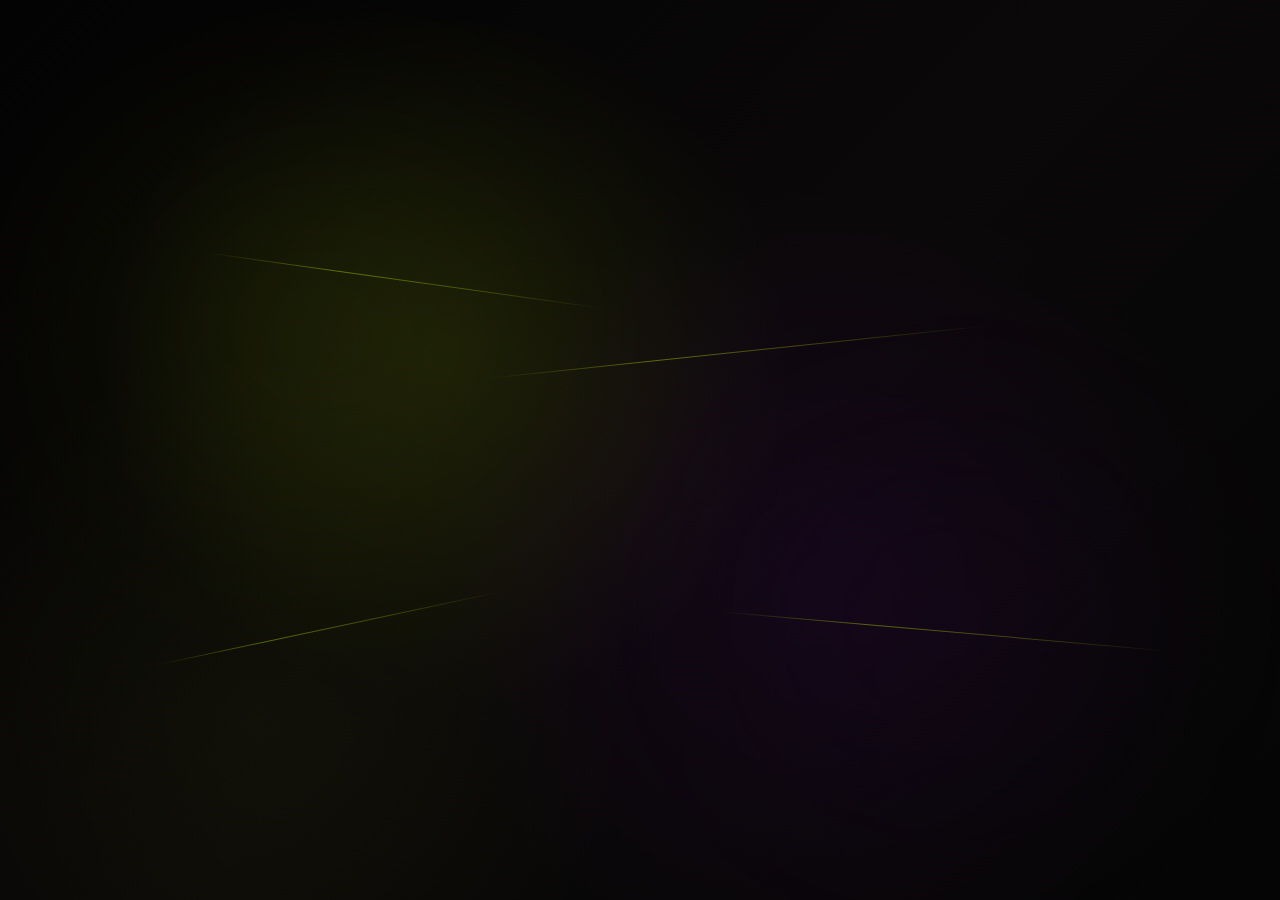
<file: experiments/matrix/index.html>
<!doctype html>
<html lang="en">
<head>
  <meta charset="utf-8" />
  <meta name="viewport" content="width=device-width, initial-scale=1" />
  <title>Studio Avelin — Morph Grid</title>

  <style>
    :root {
      --sa-bg: #050505;
      --sa-bg-2: #0a0808;
      --sa-lime: #C7F000;
      --sa-lime-soft: rgba(199, 240, 0, 0.12);
      --sa-purple: #2B073C;
      --sa-white: #F2F2F2;
      --sa-font: "Poppins", "Inter", system-ui, -apple-system, BlinkMacSystemFont, "Segoe UI", sans-serif;
    }

    * {
      box-sizing: border-box;
    }

    html,
    body {
      width: 100%;
      height: 100%;
      margin: 0;
      overflow: hidden;
      background: var(--sa-bg);
      color: var(--sa-lime);
      font-family: var(--sa-font);
    }

    body {
      min-height: 100svh;
    }

    .sa-stage {
      position: relative;
      width: 100vw;
      height: 100svh;
      overflow: hidden;
      isolation: isolate;
      display: grid;
      place-items: center;
      background:
        radial-gradient(circle at 35% 40%, rgba(199, 240, 0, 0.08) 0%, transparent 35%),
        radial-gradient(circle at 65% 65%, rgba(43, 7, 60, 0.35) 0%, transparent 40%),
        radial-gradient(circle at 20% 80%, rgba(199, 240, 0, 0.04) 0%, transparent 30%),
        linear-gradient(135deg, #030303 0%, var(--sa-bg-2) 50%, #050505 100%);
    }

    /* ============ Header / Brand ============ */
    .sa-header {
      position: absolute;
      top: clamp(20px, 3vw, 48px);
      left: clamp(20px, 3vw, 48px);
      z-index: 20;
      color: var(--sa-lime);
      font-size: clamp(0.75rem, 1vw, 0.95rem);
      font-weight: 400;
      letter-spacing: 0.05em;
      text-decoration: none;
      opacity: 0;
      transform: translateY(-12px);
      animation: morphFadeIn 900ms cubic-bezier(0.16, 1, 0.3, 1) forwards 400ms;
    }

    /* ============ Main Content Area ============ */
    .sa-content {
      position: relative;
      z-index: 15;
      display: grid;
      place-items: center;
      width: min(95vw, 1400px);
      height: auto;
      pointer-events: none;
    }

    /* ============ Word Display ============ */
    .sa-word-container {
      position: relative;
      display: flex;
      align-items: center;
      justify-content: center;
      min-height: 200px;
      opacity: 0;
      transform: scale(0.92);
      animation: morphContentIn 1000ms cubic-bezier(0.16, 1, 0.3, 1) forwards 500ms;
    }

    .sa-word-background {
      position: absolute;
      width: clamp(300px, 60vw, 800px);
      height: clamp(150px, 30vh, 400px);
      border-radius: 50%;
      background: radial-gradient(
        ellipse at center,
        rgba(199, 240, 0, 0.15) 0%,
        rgba(199, 240, 0, 0.08) 30%,
        transparent 70%
      );
      filter: blur(80px);
      animation: morphGlowPulse 4s ease-in-out infinite;
    }

    @keyframes morphGlowPulse {
      0%, 100% {
        transform: scale(0.95);
        opacity: 0.7;
      }
      50% {
        transform: scale(1.08);
        opacity: 1;
      }
    }

    .sa-word {
      position: relative;
      z-index: 2;
      margin: 0;
      color: var(--sa-lime);
      font-size: clamp(3.5rem, 12vw, 14rem);
      font-weight: 300;
      line-height: 1;
      letter-spacing: -0.05em;
      text-align: center;
      text-transform: lowercase;
      text-shadow:
        0 0 20px rgba(199, 240, 0, 0.4),
        0 0 60px rgba(199, 240, 0, 0.2),
        0 0 120px rgba(199, 240, 0, 0.1);
      will-change: transform, opacity, filter;
    }

    .sa-word.is-out {
      animation: morphWordOut 500ms cubic-bezier(0.4, 0, 0.6, 1) forwards;
    }

    .sa-word.is-in {
      animation: morphWordIn 600ms cubic-bezier(0.16, 1, 0.3, 1) forwards;
    }

    @keyframes morphWordOut {
      0% {
        opacity: 1;
        transform: scale(1) translateY(0);
        filter: blur(0);
      }
      100% {
        opacity: 0;
        transform: scale(0.8) translateY(-30px);
        filter: blur(20px);
      }
    }

    @keyframes morphWordIn {
      0% {
        opacity: 0;
        transform: scale(0.8) translateY(30px);
        filter: blur(20px);
      }
      100% {
        opacity: 1;
        transform: scale(1) translateY(0);
        filter: blur(0);
      }
    }

    /* ============ Footer / Meta ============ */
    .sa-footer {
      position: absolute;
      bottom: clamp(20px, 3vw, 48px);
      right: clamp(20px, 3vw, 48px);
      z-index: 20;
      text-align: right;
      font-size: clamp(0.65rem, 0.9vw, 0.85rem);
      line-height: 1.6;
      letter-spacing: 0.04em;
      text-transform: lowercase;
      color: rgba(242, 242, 242, 0.5);
      opacity: 0;
      transform: translateY(12px);
      animation: morphFadeIn 900ms cubic-bezier(0.16, 1, 0.3, 1) forwards 600ms;
    }

    .sa-footer-label {
      color: var(--sa-lime);
      font-weight: 500;
    }

    /* ============ Background Grid System ============ */
    .sa-background {
      position: absolute;
      inset: 0;
      z-index: 1;
      pointer-events: none;
      overflow: hidden;
    }

    .sa-grid-cards {
      position: absolute;
      inset: -10%;
      opacity: 0;
      animation: morphGridFadeIn 1200ms cubic-bezier(0.16, 1, 0.3, 1) forwards 300ms;
    }

    .sa-card {
      position: absolute;
      border: 1px solid rgba(199, 240, 0, 0.18);
      border-radius: clamp(12px, 2vw, 28px);
      background: radial-gradient(
        circle at 20% 20%,
        rgba(199, 240, 0, 0.08),
        rgba(199, 240, 0, 0.02) 40%,
        transparent 100%
      );
      backdrop-filter: blur(1px);
      animation: morphFloat var(--duration) ease-in-out infinite;
      animation-delay: var(--delay);
    }

    .sa-card::before {
      content: "";
      position: absolute;
      width: 4px;
      height: 4px;
      border-radius: 50%;
      background: var(--sa-lime);
      opacity: 0.6;
      box-shadow: 0 0 12px rgba(199, 240, 0, 0.5);
      top: clamp(8px, 1.2vw, 14px);
      left: clamp(8px, 1.2vw, 14px);
      animation: morphDotPulse 2.5s ease-in-out infinite;
      animation-delay: var(--dot-delay);
    }

    .sa-card--1 {
      width: 28vw;
      height: 32vh;
      left: 4%;
      top: 12%;
      --duration: 8s;
      --delay: 0s;
      --dot-delay: 0.3s;
    }

    .sa-card--2 {
      width: 22vw;
      height: 26vh;
      right: 5%;
      top: 18%;
      --duration: 9s;
      --delay: -1.2s;
      --dot-delay: 0.6s;
    }

    .sa-card--3 {
      width: 35vw;
      height: 24vh;
      right: 8%;
      bottom: 14%;
      --duration: 7.5s;
      --delay: -2.4s;
      --dot-delay: 1s;
    }

    .sa-card--4 {
      width: 24vw;
      height: 28vh;
      left: 6%;
      bottom: 10%;
      --duration: 10s;
      --delay: -1.6s;
      --dot-delay: 0.2s;
    }

    .sa-card--5 {
      width: 18vw;
      height: 20vh;
      left: 45%;
      top: 6%;
      border-color: rgba(199, 240, 0, 0.12);
      --duration: 7s;
      --delay: -2.8s;
      --dot-delay: 1.2s;
    }

    @keyframes morphFloat {
      0%, 100% {
        transform: translate3d(0, 0, 0) rotate(-0.8deg);
      }
      50% {
        transform: translate3d(var(--tx, 1.2vw), var(--ty, 1.5vh), 0) rotate(0.8deg);
      }
    }

    @keyframes morphDotPulse {
      0%, 100% {
        transform: scale(1);
        opacity: 0.6;
      }
      50% {
        transform: scale(1.4);
        opacity: 1;
      }
    }

    /* ============ Connecting Lines ============ */
    .sa-lines {
      position: absolute;
      inset: 0;
      z-index: 2;
      pointer-events: none;
    }

    .sa-line {
      position: absolute;
      height: 1px;
      background: linear-gradient(
        90deg,
        transparent,
        rgba(199, 240, 0, 0.4),
        rgba(199, 240, 0, 0.25),
        transparent
      );
      animation: morphLineDraw var(--speed) ease-in-out infinite;
      animation-delay: var(--delay);
      transform-origin: left center;
    }

    .sa-line--1 {
      width: 32vw;
      left: 16%;
      top: 28%;
      transform: rotate(8deg);
      --speed: 6s;
      --delay: 0s;
    }

    .sa-line--2 {
      width: 40vw;
      left: 38%;
      top: 42%;
      transform: rotate(-6deg);
      --speed: 7.5s;
      --delay: -1.8s;
    }

    .sa-line--3 {
      width: 28vw;
      left: 12%;
      bottom: 26%;
      transform: rotate(-12deg);
      --speed: 6.8s;
      --delay: -2.6s;
    }

    .sa-line--4 {
      width: 36vw;
      right: 8%;
      bottom: 32%;
      transform: rotate(5deg);
      --speed: 8s;
      --delay: -3.4s;
    }

    @keyframes morphLineDraw {
      0% {
        opacity: 0.15;
        clip-path: inset(0 100% 0 0);
      }
      30% {
        opacity: 0.6;
      }
      70% {
        opacity: 0.6;
      }
      100% {
        opacity: 0.15;
        clip-path: inset(0 0 0 100%);
      }
    }

    /* ============ Ambient Dot Field ============ */
    .sa-dot-field {
      position: absolute;
      inset: 0;
      z-index: 3;
      pointer-events: none;
      background-image: radial-gradient(circle, rgba(199, 240, 0, 0.35) 0 0.5px, transparent 0.5px);
      background-size: 64px 64px;
      mask-image: radial-gradient(circle at center, transparent 0 15%, black 40%, transparent 85%);
      opacity: 0.16;
      animation: morphDotDrift 20s linear infinite;
    }

    @keyframes morphDotDrift {
      to {
        background-position: 128px 128px;
      }
    }

    /* ============ Accent Glow Areas ============ */
    .sa-glow-area {
      position: absolute;
      border-radius: 999px;
      filter: blur(120px);
      pointer-events: none;
      opacity: 0.08;
    }

    .sa-glow--primary {
      width: 400px;
      height: 300px;
      background: var(--sa-lime);
      top: 20%;
      left: 10%;
      animation: morphGlowShift 10s ease-in-out infinite;
    }

    .sa-glow--secondary {
      width: 350px;
      height: 280px;
      background: var(--sa-purple);
      bottom: 15%;
      right: 12%;
      animation: morphGlowShift 12s ease-in-out infinite reverse;
      animation-delay: -2s;
    }

    @keyframes morphGlowShift {
      0%, 100% {
        transform: translate(0, 0);
      }
      50% {
        transform: translate(40px, 50px);
      }
    }

    /* ============ Intro Overlay ============ */
    .sa-intro {
      position: fixed;
      inset: 0;
      z-index: 40;
      pointer-events: none;
      background: #050505;
      animation: morphIntroOut 1000ms cubic-bezier(0.16, 1, 0.3, 1) forwards 300ms;
    }

    @keyframes morphIntroOut {
      0% {
        opacity: 1;
        clip-path: inset(0);
      }
      100% {
        opacity: 0;
        clip-path: inset(0 0 100% 0);
      }
    }

    /* ============ Responsive ============ */
    @media (max-width: 900px) {
      .sa-card--1 {
        width: 48vw;
        height: 24vh;
        left: -8%;
      }
      .sa-card--2 {
        width: 38vw;
        height: 20vh;
        right: -6%;
      }
      .sa-card--3 {
        width: 52vw;
        height: 18vh;
        right: -12%;
      }
      .sa-card--4 {
        width: 42vw;
        height: 20vh;
        left: -10%;
      }
      .sa-card--5 {
        display: none;
      }
    }

    @media (max-width: 600px) {
      .sa-word {
        font-size: clamp(2.5rem, 10vw, 5rem);
      }

      .sa-footer {
        display: none;
      }

      .sa-card--1,
      .sa-card--2,
      .sa-card--3,
      .sa-card--4 {
        opacity: 0.4;
        border-color: rgba(199, 240, 0, 0.08);
      }

      .sa-line {
        opacity: 0.1 !important;
      }

      .sa-dot-field {
        display: none;
      }
    }

    /* ============ Reduced Motion ============ */
    @media (prefers-reduced-motion: reduce) {
      *,
      *::before,
      *::after {
        animation: none !important;
        transition: none !important;
      }

      .sa-intro {
        display: none;
      }

      .sa-header,
      .sa-content,
      .sa-footer,
      .sa-grid-cards {
        opacity: 1;
        transform: none;
      }
    }
  </style>
</head>

<body>
  <div class="sa-intro" aria-hidden="true"></div>

  <main class="sa-stage" aria-label="Studio Avelin Morph Grid Experiment">
    <!-- Header -->
    <a href="https://studio-avelin.com" class="sa-header" aria-label="studio-avelin.com">studio-avelin.com</a>

    <!-- Background Elements -->
    <div class="sa-background">
      <div class="sa-glow-area sa-glow--primary" aria-hidden="true"></div>
      <div class="sa-glow-area sa-glow--secondary" aria-hidden="true"></div>

      <div class="sa-grid-cards" aria-hidden="true">
        <div class="sa-card sa-card--1"></div>
        <div class="sa-card sa-card--2"></div>
        <div class="sa-card sa-card--3"></div>
        <div class="sa-card sa-card--4"></div>
        <div class="sa-card sa-card--5"></div>
      </div>

      <div class="sa-lines" aria-hidden="true">
        <div class="sa-line sa-line--1"></div>
        <div class="sa-line sa-line--2"></div>
        <div class="sa-line sa-line--3"></div>
        <div class="sa-line sa-line--4"></div>
      </div>

      <div class="sa-dot-field" aria-hidden="true"></div>
    </div>

    <!-- Main Content -->
    <div class="sa-content">
      <div class="sa-word-container">
        <div class="sa-word-background" aria-hidden="true"></div>
        <h1 id="morphWord" class="sa-word" data-word="design." aria-live="polite">design.</h1>
      </div>
    </div>

    <!-- Footer -->
    <div class="sa-footer">
      <div><span class="sa-footer-label">experiment</span> / morph grid</div>
    </div>
  </main>

  <script>
    (() => {
      const word = document.getElementById("morphWord");
      const words = ["design.", "code.", "create."];
      let index = 0;
      const reducedMotion = window.matchMedia("(prefers-reduced-motion: reduce)").matches;

      function rotateWord() {
        word.classList.add("is-out");

        window.setTimeout(() => {
          index = (index + 1) % words.length;
          word.textContent = words[index];
          word.dataset.word = words[index];
          word.classList.remove("is-out");
          word.classList.add("is-in");
        }, 500);

        window.setTimeout(() => {
          word.classList.remove("is-in");
        }, 1100);
      }

      if (!reducedMotion) {
        window.setInterval(rotateWord, 3000);
      }
    })();
  </script>
</body>
</html>
</file>
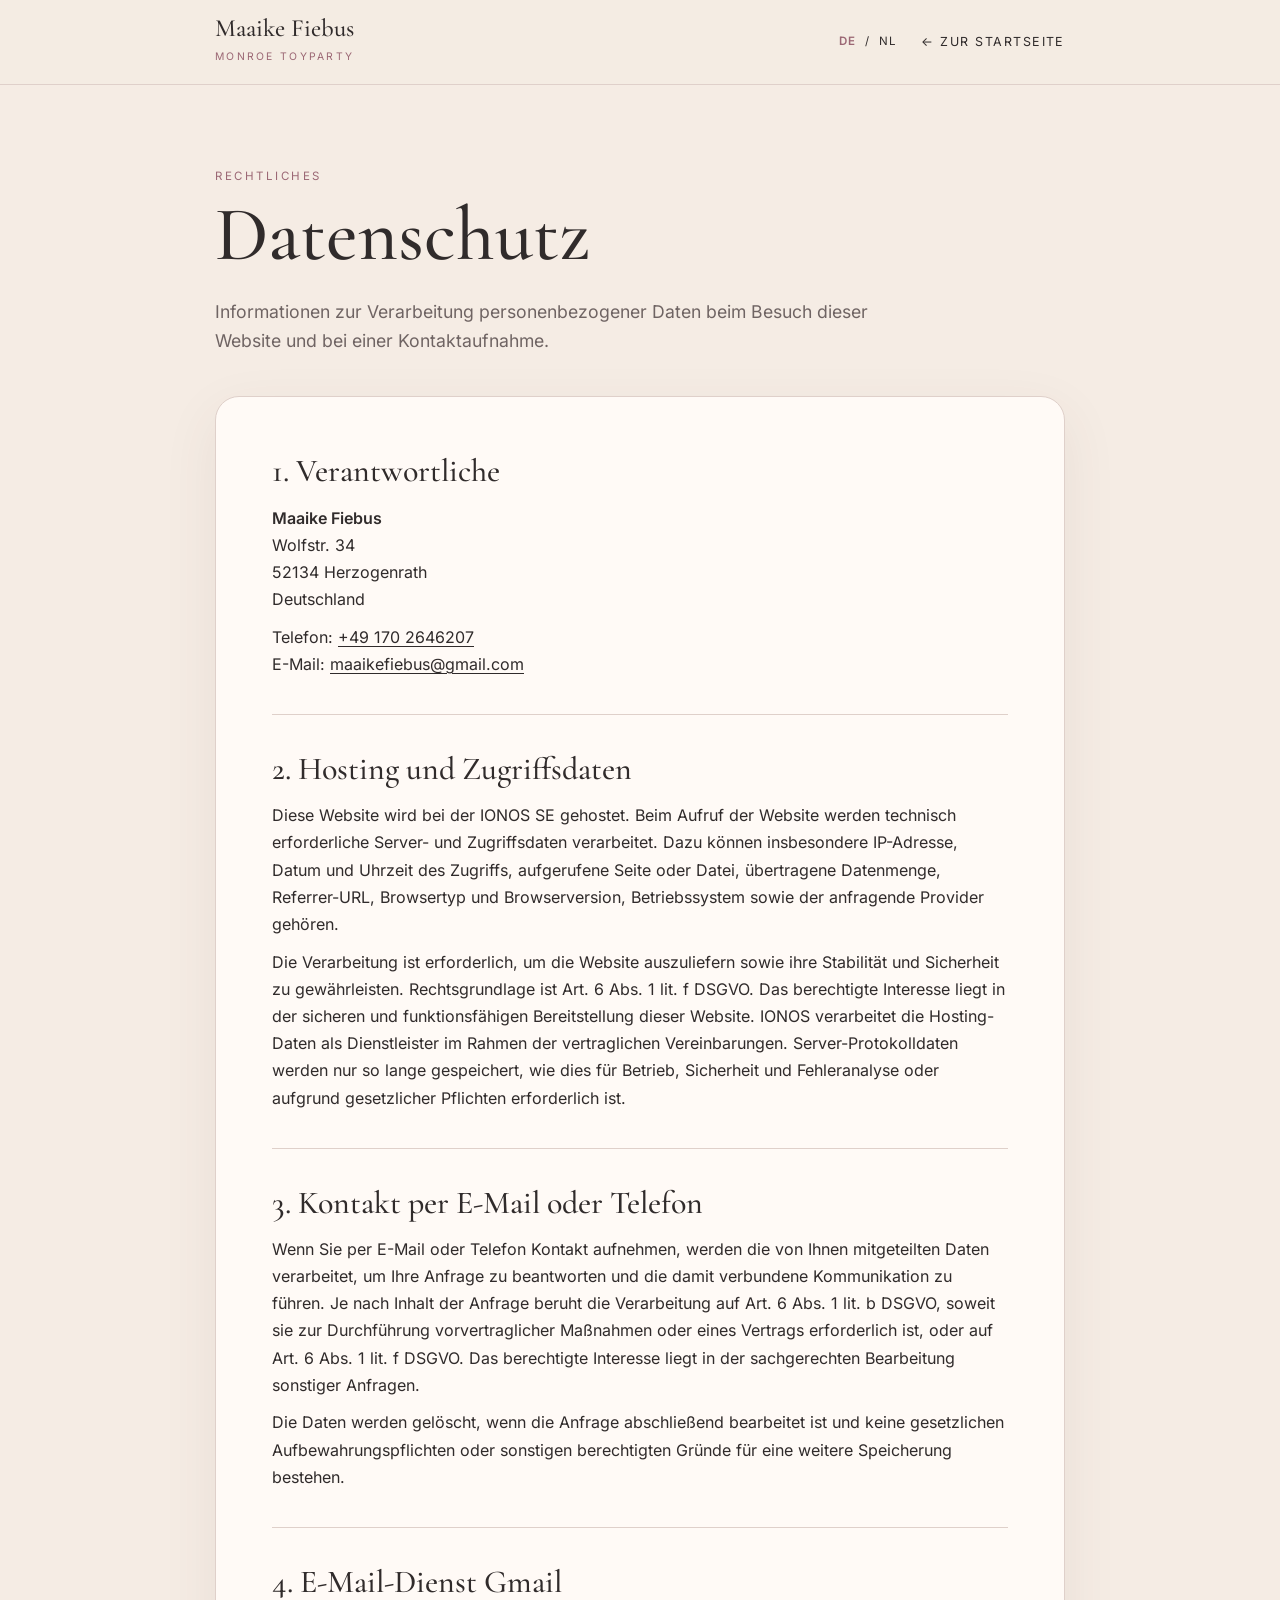
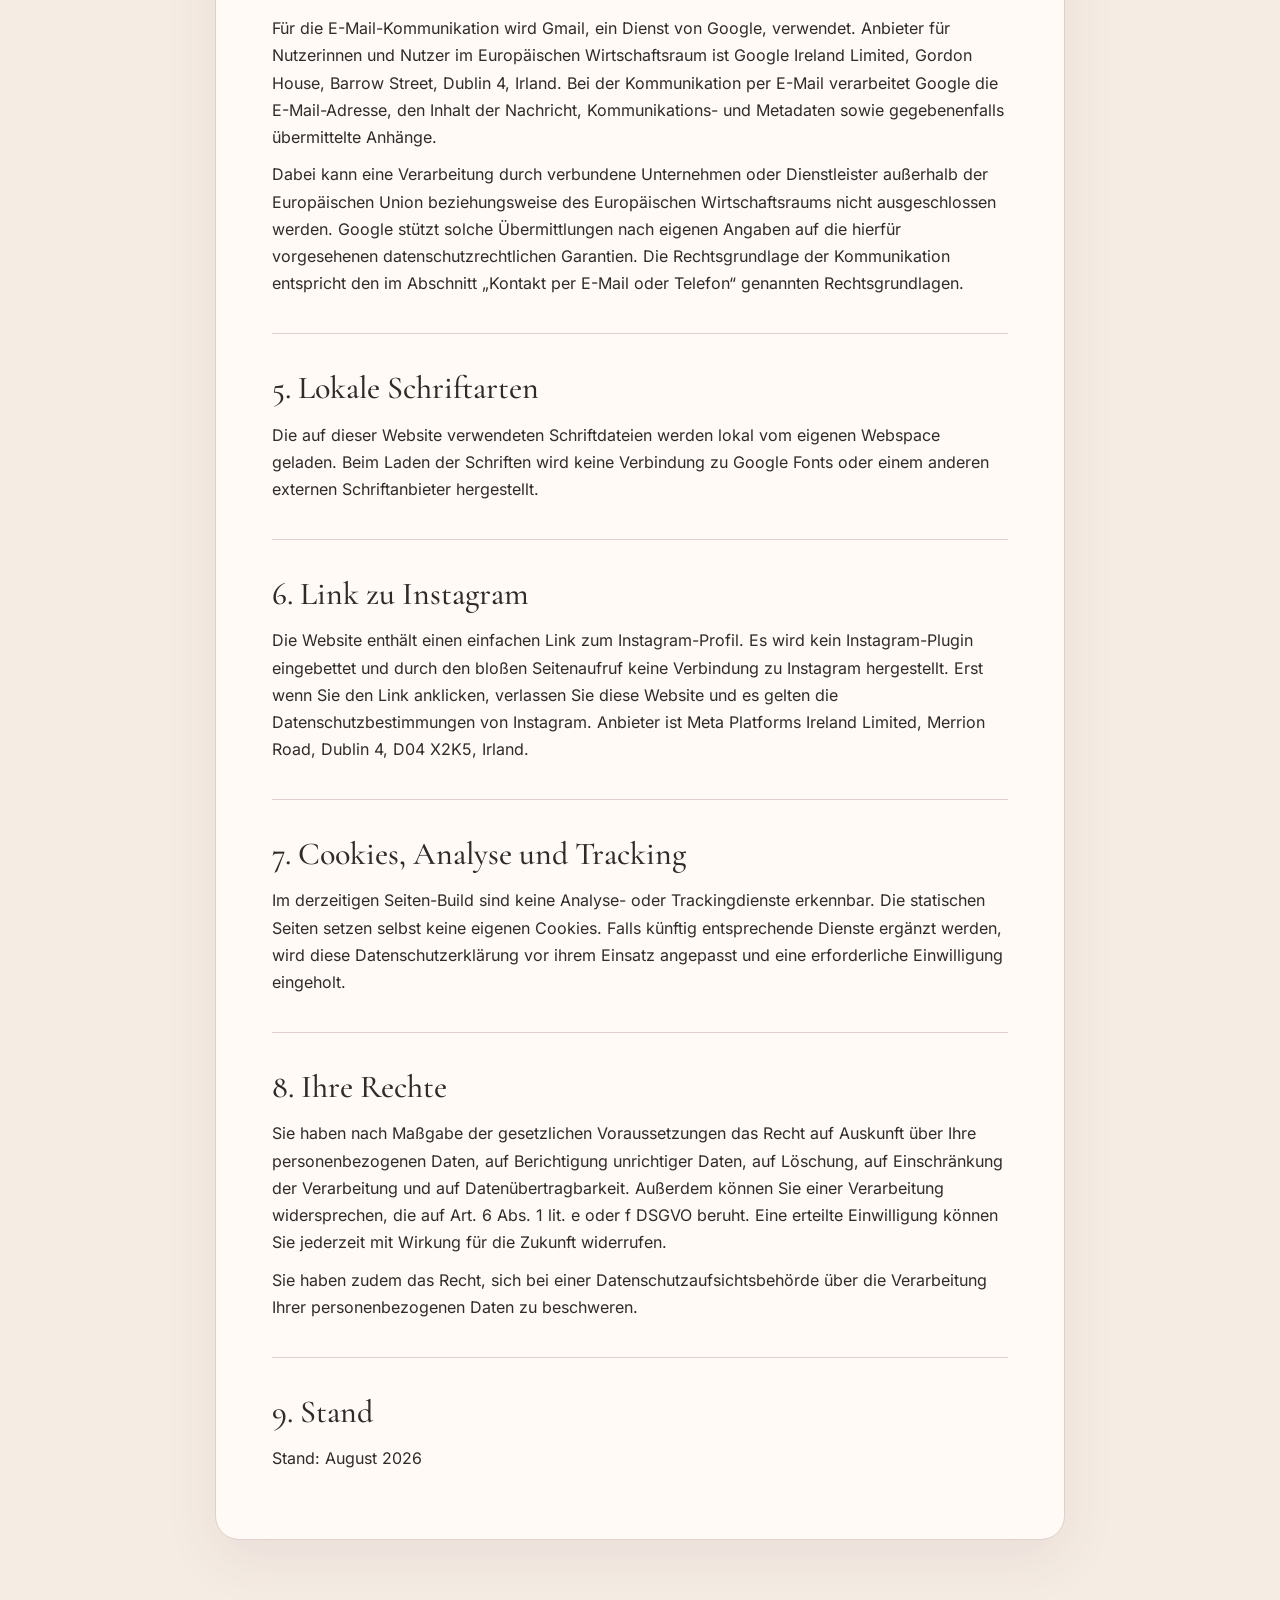
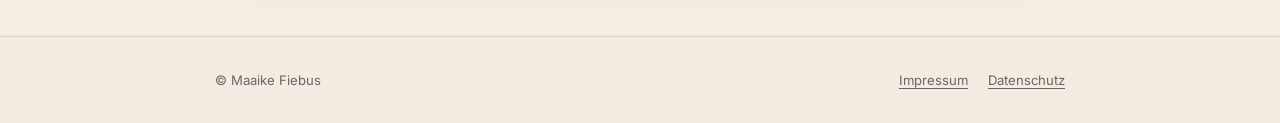
<file: maaike-fiebus/datenschutz/index.html>
<!doctype html>
<html lang="de">
<head>
  <meta charset="UTF-8">
  <meta name="viewport" content="width=device-width, initial-scale=1">
  <meta name="robots" content="index,follow">
  <title>Datenschutz – Maaike Fiebus</title>
  <meta name="description" content="Datenschutzerklärung der Website von Maaike Fiebus.">
  <link rel="canonical" href="https://www.studio-avelin.com/maaike-fiebus/datenschutz/">
  <link rel="alternate" hreflang="de" href="https://www.studio-avelin.com/maaike-fiebus/datenschutz/">
  <link rel="alternate" hreflang="nl" href="https://www.studio-avelin.com/maaike-fiebus/nl/privacy/">
  <link rel="stylesheet" href="/maaike-fiebus/assets/fonts.css?v=1">
  <link rel="stylesheet" href="/maaike-fiebus/assets/legal.css">
</head>
<body>
  <header class="site-header"><div class="header-inner">
    <a class="brand" href="/maaike-fiebus/" aria-label="Maaike Fiebus – Startseite"><strong>Maaike Fiebus</strong><span>MONROE Toyparty</span></a>
    <nav class="language-links" aria-label="Sprache"><a aria-current="page" href="/maaike-fiebus/datenschutz/" lang="de">DE</a><span aria-hidden="true">/</span><a href="/maaike-fiebus/nl/privacy/" lang="nl">NL</a></nav>
    <a class="back" href="/maaike-fiebus/">← Zur Startseite</a>
  </div></header>
  <main>
    <p class="eyebrow">Rechtliches</p>
    <h1>Datenschutz</h1>
    <p class="intro">Informationen zur Verarbeitung personenbezogener Daten beim Besuch dieser Website und bei einer Kontaktaufnahme.</p>
    <div class="legal-card">
      <section>
        <h2>1. Verantwortliche</h2>
        <address><strong>Maaike Fiebus</strong><br>Wolfstr. 34<br>52134 Herzogenrath<br>Deutschland</address>
        <p>Telefon: <a href="tel:+491702646207">+49 170 2646207</a><br>E-Mail: <a href="mailto:maaikefiebus@gmail.com">maaikefiebus@gmail.com</a></p>
      </section>
      <section>
        <h2>2. Hosting und Zugriffsdaten</h2>
        <p>Diese Website wird bei der IONOS SE gehostet. Beim Aufruf der Website werden technisch erforderliche Server- und Zugriffsdaten verarbeitet. Dazu können insbesondere IP-Adresse, Datum und Uhrzeit des Zugriffs, aufgerufene Seite oder Datei, übertragene Datenmenge, Referrer-URL, Browsertyp und Browserversion, Betriebssystem sowie der anfragende Provider gehören.</p>
        <p>Die Verarbeitung ist erforderlich, um die Website auszuliefern sowie ihre Stabilität und Sicherheit zu gewährleisten. Rechtsgrundlage ist Art. 6 Abs. 1 lit. f DSGVO. Das berechtigte Interesse liegt in der sicheren und funktionsfähigen Bereitstellung dieser Website. IONOS verarbeitet die Hosting-Daten als Dienstleister im Rahmen der vertraglichen Vereinbarungen. Server-Protokolldaten werden nur so lange gespeichert, wie dies für Betrieb, Sicherheit und Fehleranalyse oder aufgrund gesetzlicher Pflichten erforderlich ist.</p>
      </section>
      <section>
        <h2>3. Kontakt per E-Mail oder Telefon</h2>
        <p>Wenn Sie per E-Mail oder Telefon Kontakt aufnehmen, werden die von Ihnen mitgeteilten Daten verarbeitet, um Ihre Anfrage zu beantworten und die damit verbundene Kommunikation zu führen. Je nach Inhalt der Anfrage beruht die Verarbeitung auf Art. 6 Abs. 1 lit. b DSGVO, soweit sie zur Durchführung vorvertraglicher Maßnahmen oder eines Vertrags erforderlich ist, oder auf Art. 6 Abs. 1 lit. f DSGVO. Das berechtigte Interesse liegt in der sachgerechten Bearbeitung sonstiger Anfragen.</p>
        <p>Die Daten werden gelöscht, wenn die Anfrage abschließend bearbeitet ist und keine gesetzlichen Aufbewahrungspflichten oder sonstigen berechtigten Gründe für eine weitere Speicherung bestehen.</p>
      </section>
      <section>
        <h2>4. E-Mail-Dienst Gmail</h2>
        <p>Für die E-Mail-Kommunikation wird Gmail, ein Dienst von Google, verwendet. Anbieter für Nutzerinnen und Nutzer im Europäischen Wirtschaftsraum ist Google Ireland Limited, Gordon House, Barrow Street, Dublin 4, Irland. Bei der Kommunikation per E-Mail verarbeitet Google die E-Mail-Adresse, den Inhalt der Nachricht, Kommunikations- und Metadaten sowie gegebenenfalls übermittelte Anhänge.</p>
        <p>Dabei kann eine Verarbeitung durch verbundene Unternehmen oder Dienstleister außerhalb der Europäischen Union beziehungsweise des Europäischen Wirtschaftsraums nicht ausgeschlossen werden. Google stützt solche Übermittlungen nach eigenen Angaben auf die hierfür vorgesehenen datenschutzrechtlichen Garantien. Die Rechtsgrundlage der Kommunikation entspricht den im Abschnitt „Kontakt per E-Mail oder Telefon“ genannten Rechtsgrundlagen.</p>
      </section>
      <section>
        <h2>5. Lokale Schriftarten</h2>
        <p>Die auf dieser Website verwendeten Schriftdateien werden lokal vom eigenen Webspace geladen. Beim Laden der Schriften wird keine Verbindung zu Google Fonts oder einem anderen externen Schriftanbieter hergestellt.</p>
      </section>
      <section>
        <h2>6. Link zu Instagram</h2>
        <p>Die Website enthält einen einfachen Link zum Instagram-Profil. Es wird kein Instagram-Plugin eingebettet und durch den bloßen Seitenaufruf keine Verbindung zu Instagram hergestellt. Erst wenn Sie den Link anklicken, verlassen Sie diese Website und es gelten die Datenschutzbestimmungen von Instagram. Anbieter ist Meta Platforms Ireland Limited, Merrion Road, Dublin 4, D04 X2K5, Irland.</p>
      </section>
      <section>
        <h2>7. Cookies, Analyse und Tracking</h2>
        <p>Im derzeitigen Seiten-Build sind keine Analyse- oder Trackingdienste erkennbar. Die statischen Seiten setzen selbst keine eigenen Cookies. Falls künftig entsprechende Dienste ergänzt werden, wird diese Datenschutzerklärung vor ihrem Einsatz angepasst und eine erforderliche Einwilligung eingeholt.</p>
      </section>
      <section>
        <h2>8. Ihre Rechte</h2>
        <p>Sie haben nach Maßgabe der gesetzlichen Voraussetzungen das Recht auf Auskunft über Ihre personenbezogenen Daten, auf Berichtigung unrichtiger Daten, auf Löschung, auf Einschränkung der Verarbeitung und auf Datenübertragbarkeit. Außerdem können Sie einer Verarbeitung widersprechen, die auf Art. 6 Abs. 1 lit. e oder f DSGVO beruht. Eine erteilte Einwilligung können Sie jederzeit mit Wirkung für die Zukunft widerrufen.</p>
        <p>Sie haben zudem das Recht, sich bei einer Datenschutzaufsichtsbehörde über die Verarbeitung Ihrer personenbezogenen Daten zu beschweren.</p>
      </section>
      <section><h2>9. Stand</h2><p>Stand: August 2026</p></section>
    </div>
  </main>
  <footer class="site-footer"><div class="footer-inner"><span>© Maaike Fiebus</span><nav class="footer-links" aria-label="Rechtliches"><a href="/maaike-fiebus/impressum/">Impressum</a><a aria-current="page" href="/maaike-fiebus/datenschutz/">Datenschutz</a></nav></div></footer>
</body>
</html>
</file>
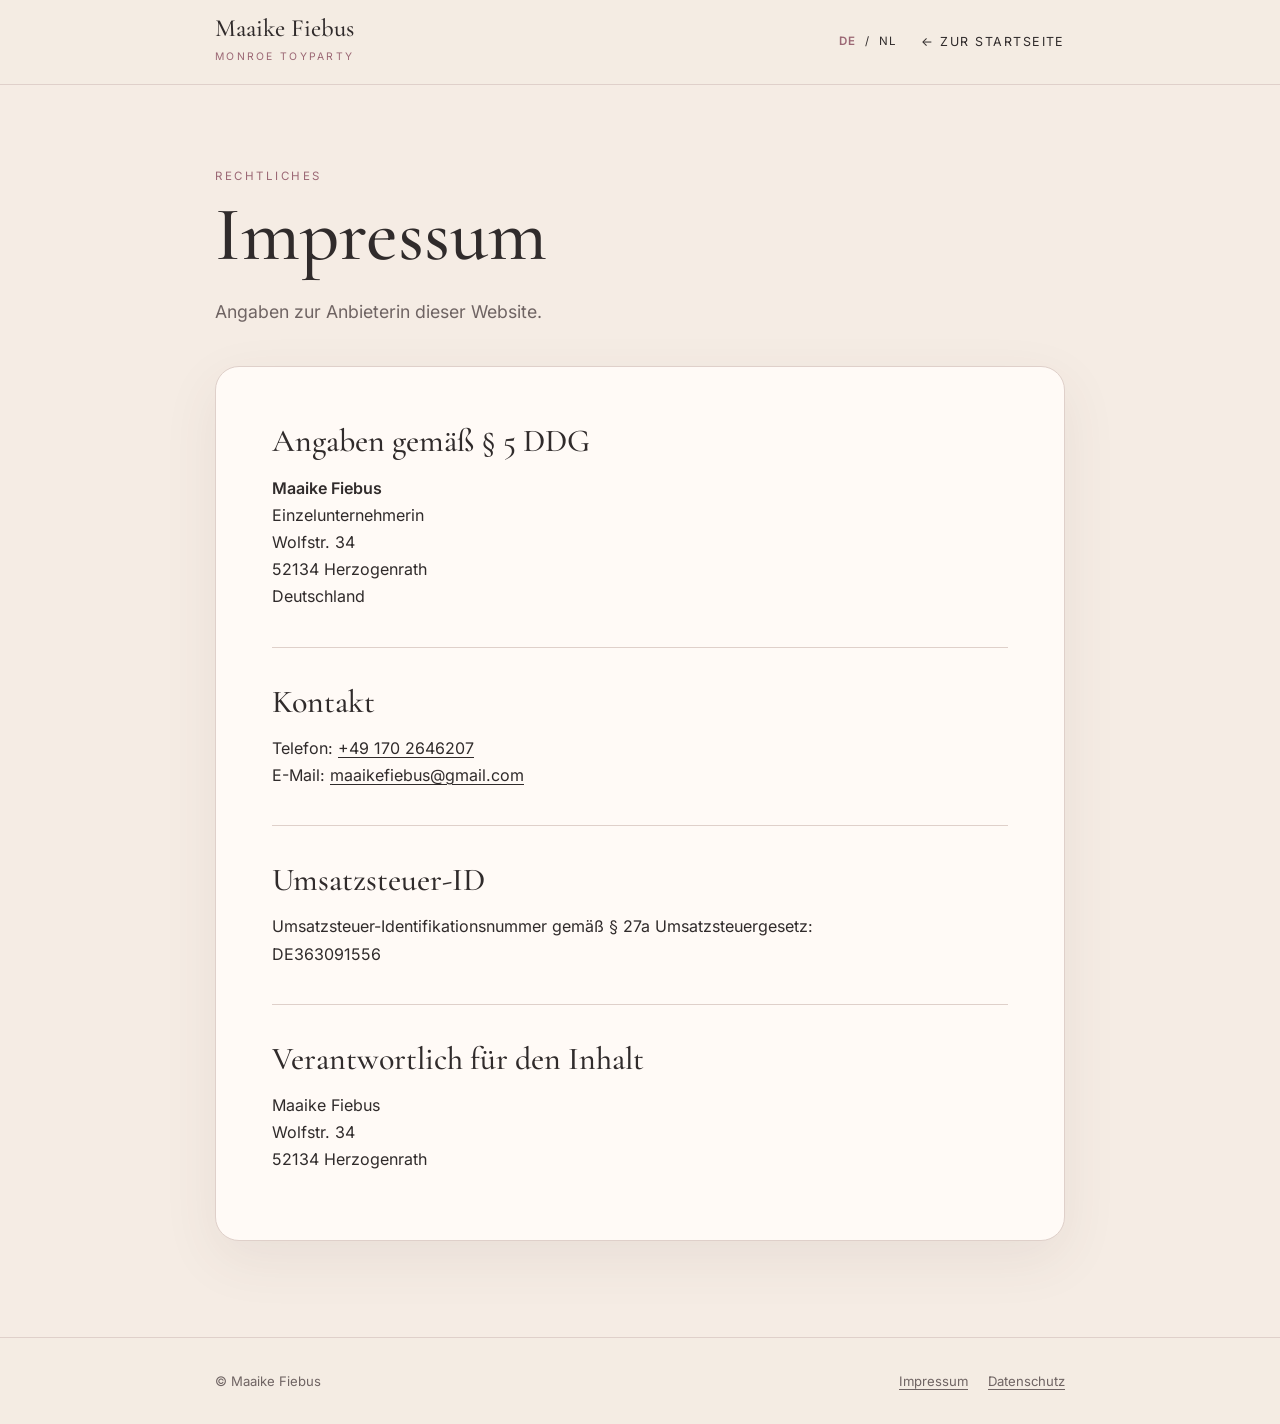
<file: maaike-fiebus/impressum/index.html>
<!doctype html>
<html lang="de">
<head>
  <meta charset="UTF-8">
  <meta name="viewport" content="width=device-width, initial-scale=1">
  <meta name="robots" content="index,follow">
  <title>Impressum – Maaike Fiebus</title>
  <meta name="description" content="Impressum der Website von Maaike Fiebus.">
  <link rel="canonical" href="https://www.studio-avelin.com/maaike-fiebus/impressum/">
  <link rel="alternate" hreflang="de" href="https://www.studio-avelin.com/maaike-fiebus/impressum/">
  <link rel="alternate" hreflang="nl" href="https://www.studio-avelin.com/maaike-fiebus/nl/bedrijfsgegevens/">
  <link rel="stylesheet" href="/maaike-fiebus/assets/fonts.css?v=1">
  <link rel="stylesheet" href="/maaike-fiebus/assets/legal.css">
</head>
<body>
  <header class="site-header"><div class="header-inner">
    <a class="brand" href="/maaike-fiebus/" aria-label="Maaike Fiebus – Startseite"><strong>Maaike Fiebus</strong><span>MONROE Toyparty</span></a>
    <nav class="language-links" aria-label="Sprache"><a aria-current="page" href="/maaike-fiebus/impressum/" lang="de">DE</a><span aria-hidden="true">/</span><a href="/maaike-fiebus/nl/bedrijfsgegevens/" lang="nl">NL</a></nav>
    <a class="back" href="/maaike-fiebus/">← Zur Startseite</a>
  </div></header>
  <main>
    <p class="eyebrow">Rechtliches</p>
    <h1>Impressum</h1>
    <p class="intro">Angaben zur Anbieterin dieser Website.</p>
    <div class="legal-card">
      <section>
        <h2>Angaben gemäß § 5 DDG</h2>
        <address><strong>Maaike Fiebus</strong><br>Einzelunternehmerin<br>Wolfstr. 34<br>52134 Herzogenrath<br>Deutschland</address>
      </section>
      <section>
        <h2>Kontakt</h2>
        <p>Telefon: <a href="tel:+491702646207">+49 170 2646207</a><br>E-Mail: <a href="mailto:maaikefiebus@gmail.com">maaikefiebus@gmail.com</a></p>
      </section>
      <section>
        <h2>Umsatzsteuer-ID</h2>
        <p>Umsatzsteuer-Identifikationsnummer gemäß § 27a Umsatzsteuergesetz:<br>DE363091556</p>
      </section>
      <section>
        <h2>Verantwortlich für den Inhalt</h2>
        <address>Maaike Fiebus<br>Wolfstr. 34<br>52134 Herzogenrath</address>
      </section>
    </div>
  </main>
  <footer class="site-footer"><div class="footer-inner"><span>© Maaike Fiebus</span><nav class="footer-links" aria-label="Rechtliches"><a aria-current="page" href="/maaike-fiebus/impressum/">Impressum</a><a href="/maaike-fiebus/datenschutz/">Datenschutz</a></nav></div></footer>
</body>
</html>
</file>
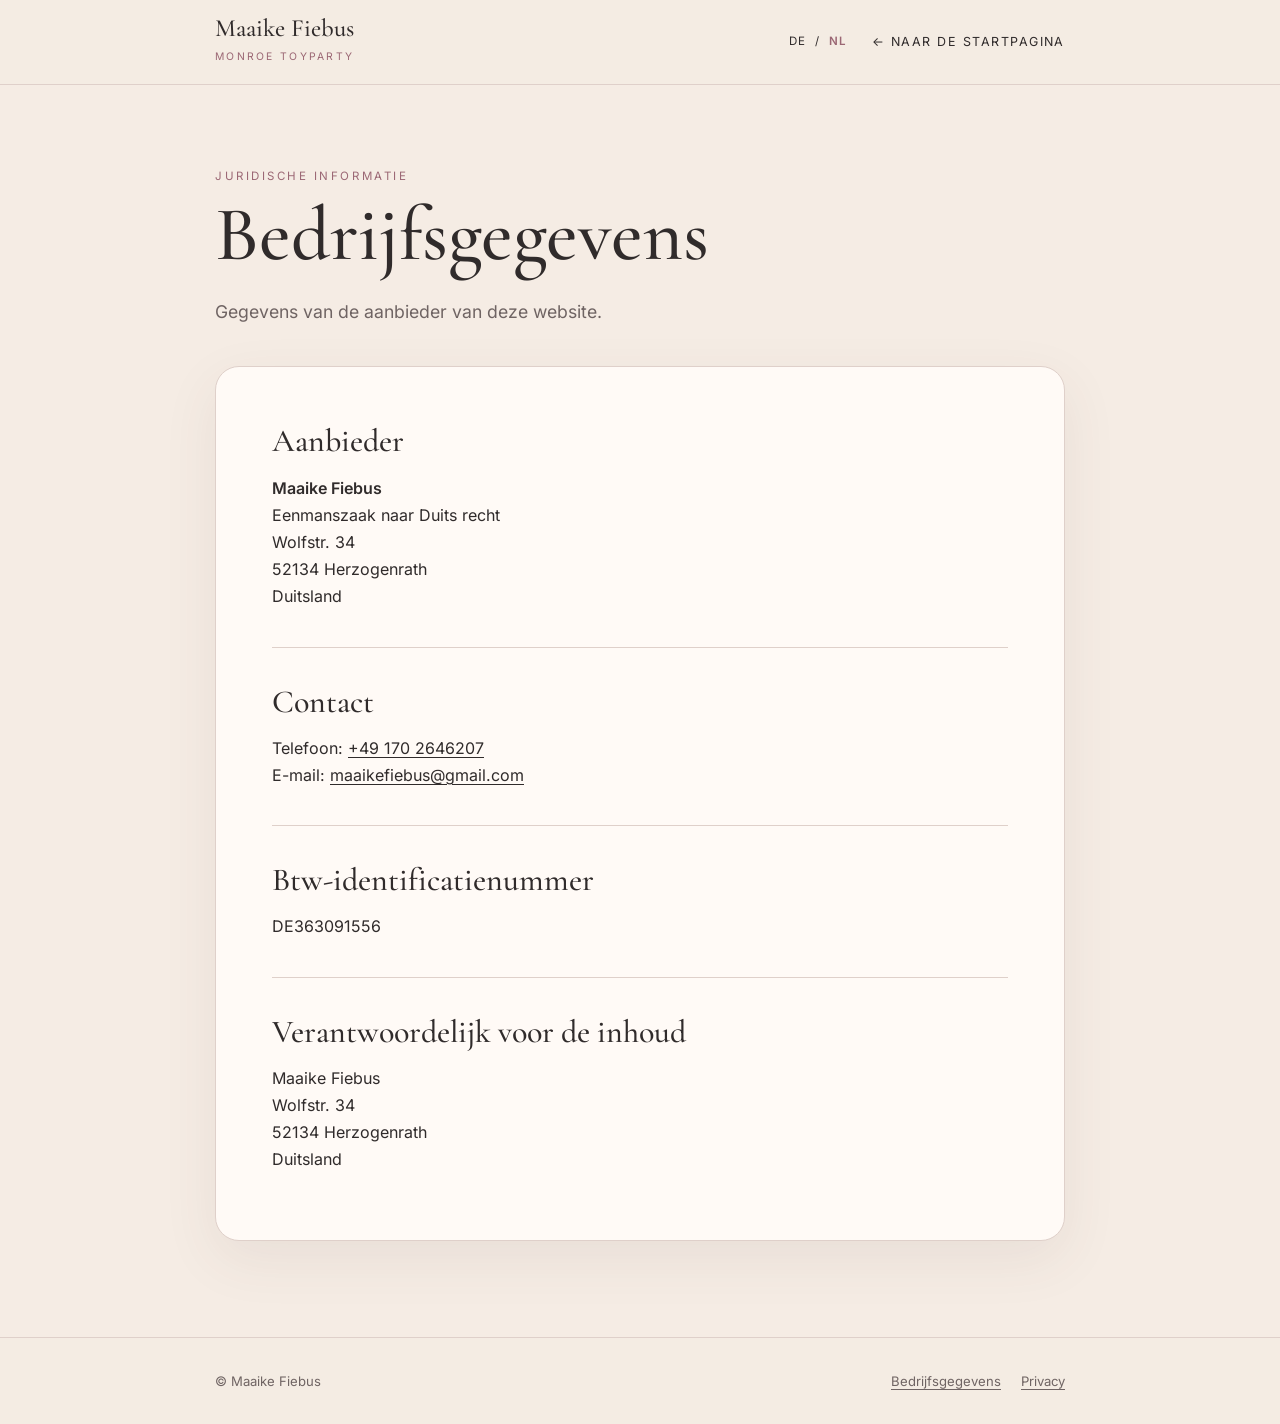
<file: maaike-fiebus/nl/bedrijfsgegevens/index.html>
<!doctype html>
<html lang="nl">
<head>
  <meta charset="UTF-8">
  <meta name="viewport" content="width=device-width, initial-scale=1">
  <meta name="robots" content="index,follow">
  <title>Bedrijfsgegevens – Maaike Fiebus</title>
  <meta name="description" content="Bedrijfs- en contactgegevens van Maaike Fiebus.">
  <link rel="canonical" href="https://www.studio-avelin.com/maaike-fiebus/nl/bedrijfsgegevens/">
  <link rel="alternate" hreflang="de" href="https://www.studio-avelin.com/maaike-fiebus/impressum/">
  <link rel="alternate" hreflang="nl" href="https://www.studio-avelin.com/maaike-fiebus/nl/bedrijfsgegevens/">
  <link rel="stylesheet" href="/maaike-fiebus/assets/fonts.css?v=1">
  <link rel="stylesheet" href="/maaike-fiebus/assets/legal.css">
</head>
<body>
  <header class="site-header"><div class="header-inner">
    <a class="brand" href="/maaike-fiebus/" aria-label="Maaike Fiebus – startpagina"><strong>Maaike Fiebus</strong><span>MONROE Toyparty</span></a>
    <nav class="language-links" aria-label="Taal"><a href="/maaike-fiebus/impressum/" lang="de">DE</a><span aria-hidden="true">/</span><a aria-current="page" href="/maaike-fiebus/nl/bedrijfsgegevens/" lang="nl">NL</a></nav>
    <a class="back" href="/maaike-fiebus/">← Naar de startpagina</a>
  </div></header>
  <main>
    <p class="eyebrow">Juridische informatie</p>
    <h1>Bedrijfsgegevens</h1>
    <p class="intro">Gegevens van de aanbieder van deze website.</p>
    <div class="legal-card">
      <section>
        <h2>Aanbieder</h2>
        <address><strong>Maaike Fiebus</strong><br>Eenmanszaak naar Duits recht<br>Wolfstr. 34<br>52134 Herzogenrath<br>Duitsland</address>
      </section>
      <section>
        <h2>Contact</h2>
        <p>Telefoon: <a href="tel:+491702646207">+49 170 2646207</a><br>E-mail: <a href="mailto:maaikefiebus@gmail.com">maaikefiebus@gmail.com</a></p>
      </section>
      <section>
        <h2>Btw-identificatienummer</h2>
        <p>DE363091556</p>
      </section>
      <section>
        <h2>Verantwoordelijk voor de inhoud</h2>
        <address>Maaike Fiebus<br>Wolfstr. 34<br>52134 Herzogenrath<br>Duitsland</address>
      </section>
    </div>
  </main>
  <footer class="site-footer"><div class="footer-inner"><span>© Maaike Fiebus</span><nav class="footer-links" aria-label="Juridische informatie"><a aria-current="page" href="/maaike-fiebus/nl/bedrijfsgegevens/">Bedrijfsgegevens</a><a href="/maaike-fiebus/nl/privacy/">Privacy</a></nav></div></footer>
</body>
</html>
</file>
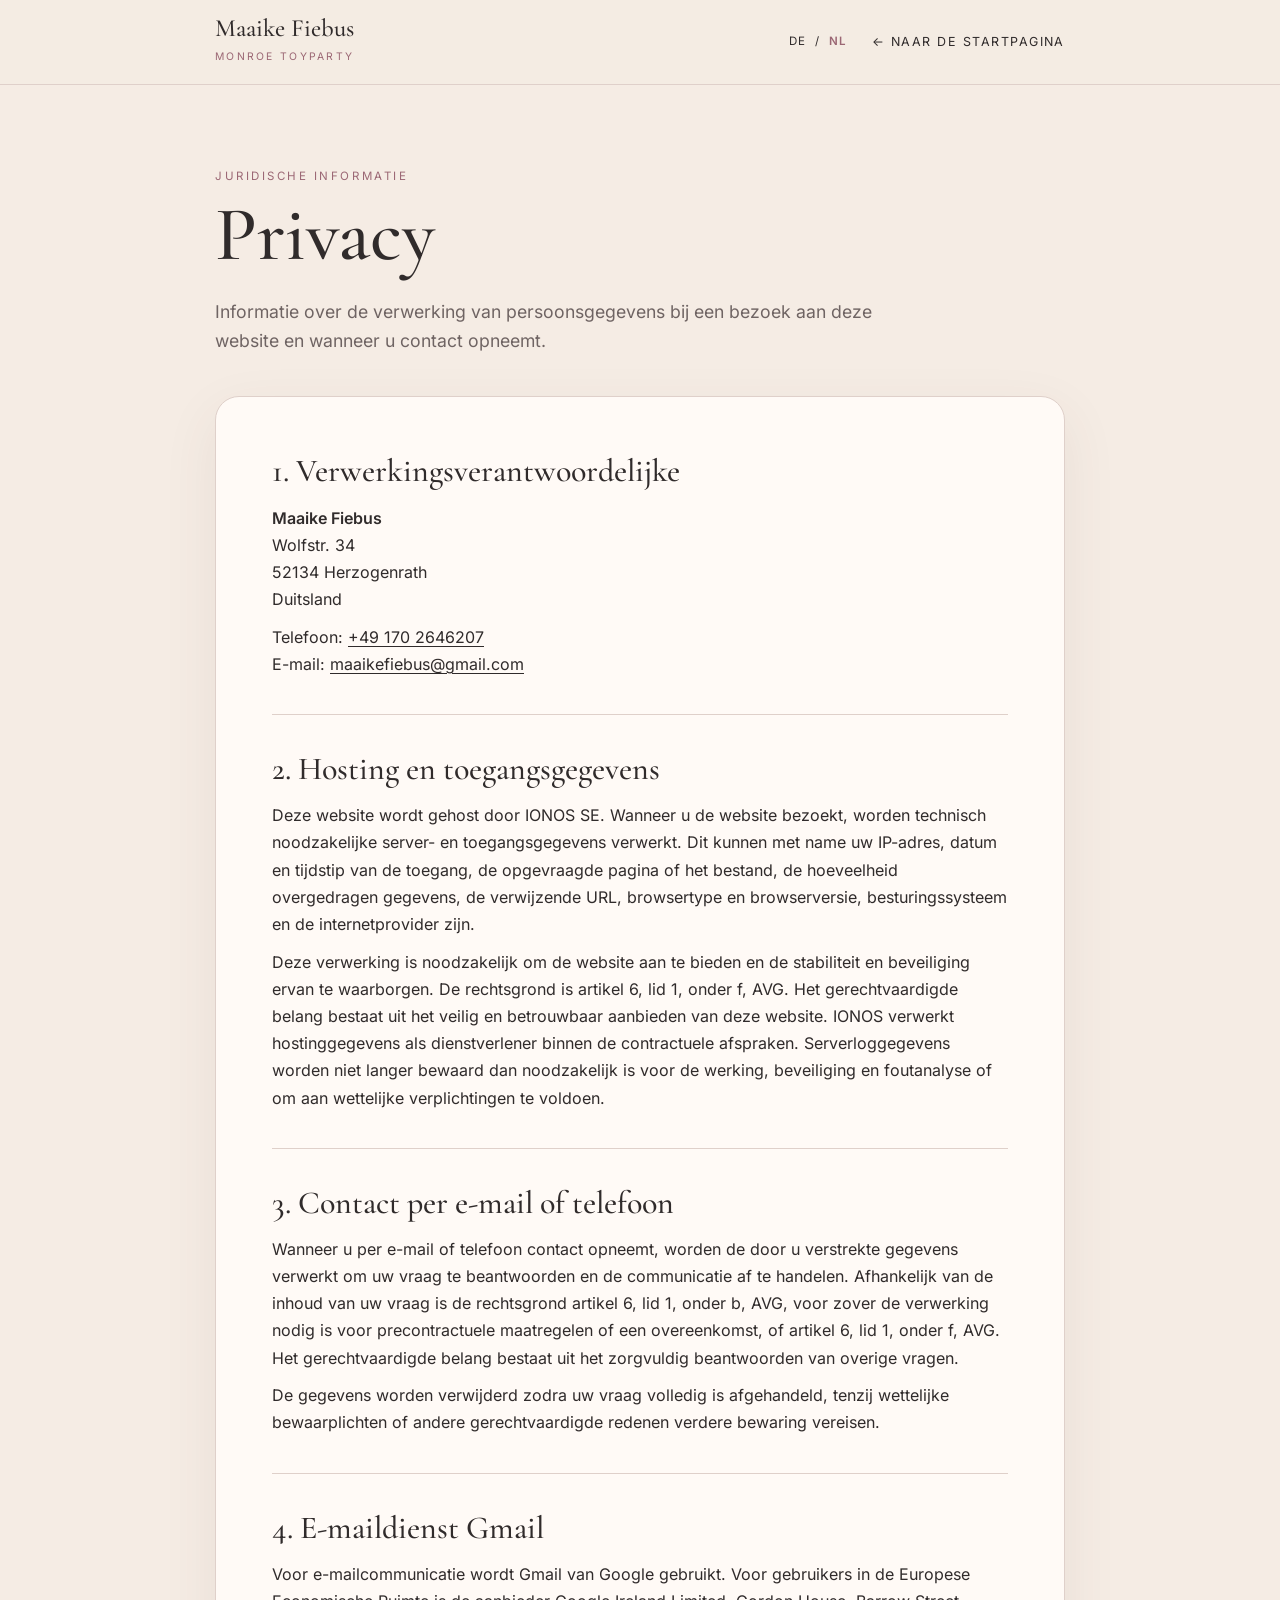
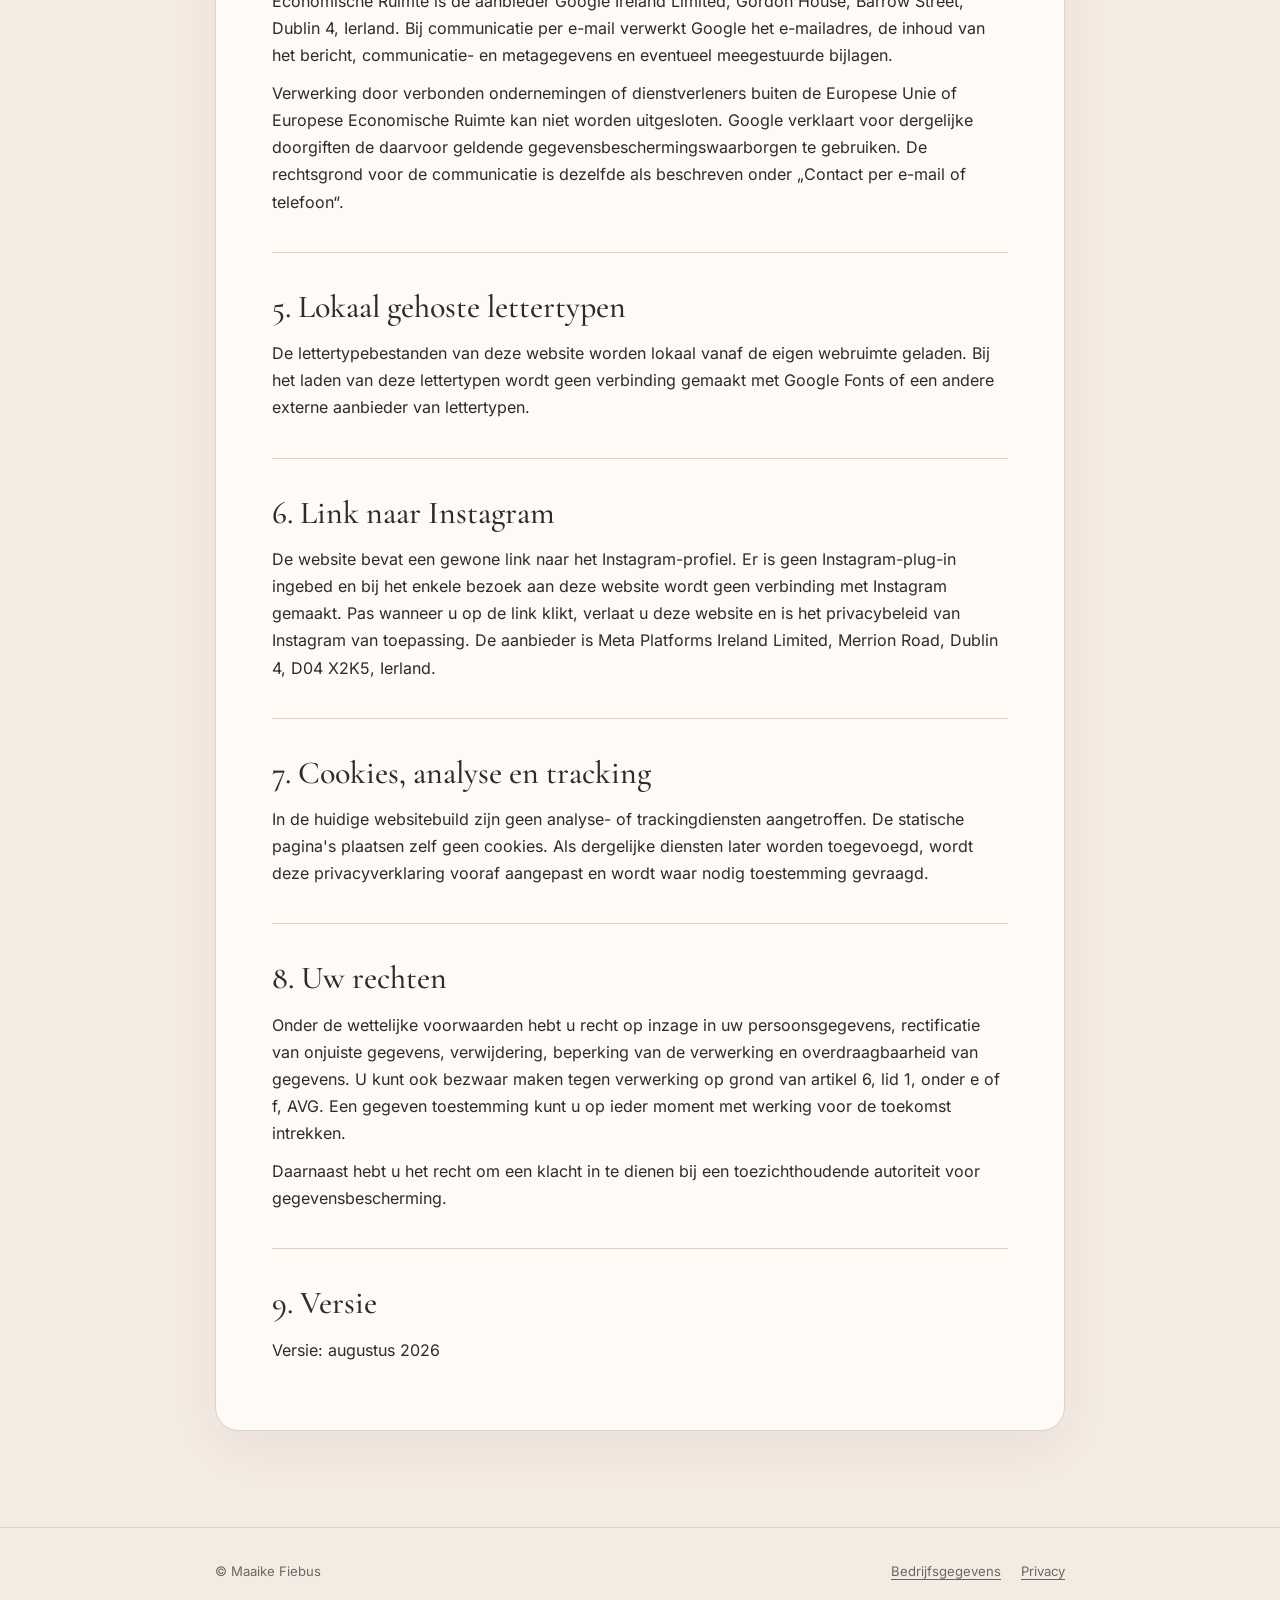
<file: maaike-fiebus/nl/privacy/index.html>
<!doctype html>
<html lang="nl">
<head>
  <meta charset="UTF-8">
  <meta name="viewport" content="width=device-width, initial-scale=1">
  <meta name="robots" content="index,follow">
  <title>Privacyverklaring – Maaike Fiebus</title>
  <meta name="description" content="Privacyverklaring van de website van Maaike Fiebus.">
  <link rel="canonical" href="https://www.studio-avelin.com/maaike-fiebus/nl/privacy/">
  <link rel="alternate" hreflang="de" href="https://www.studio-avelin.com/maaike-fiebus/datenschutz/">
  <link rel="alternate" hreflang="nl" href="https://www.studio-avelin.com/maaike-fiebus/nl/privacy/">
  <link rel="stylesheet" href="/maaike-fiebus/assets/fonts.css?v=1">
  <link rel="stylesheet" href="/maaike-fiebus/assets/legal.css">
</head>
<body>
  <header class="site-header"><div class="header-inner">
    <a class="brand" href="/maaike-fiebus/" aria-label="Maaike Fiebus – startpagina"><strong>Maaike Fiebus</strong><span>MONROE Toyparty</span></a>
    <nav class="language-links" aria-label="Taal"><a href="/maaike-fiebus/datenschutz/" lang="de">DE</a><span aria-hidden="true">/</span><a aria-current="page" href="/maaike-fiebus/nl/privacy/" lang="nl">NL</a></nav>
    <a class="back" href="/maaike-fiebus/">← Naar de startpagina</a>
  </div></header>
  <main>
    <p class="eyebrow">Juridische informatie</p>
    <h1>Privacy</h1>
    <p class="intro">Informatie over de verwerking van persoonsgegevens bij een bezoek aan deze website en wanneer u contact opneemt.</p>
    <div class="legal-card">
      <section>
        <h2>1. Verwerkings&shy;verantwoordelijke</h2>
        <address><strong>Maaike Fiebus</strong><br>Wolfstr. 34<br>52134 Herzogenrath<br>Duitsland</address>
        <p>Telefoon: <a href="tel:+491702646207">+49 170 2646207</a><br>E-mail: <a href="mailto:maaikefiebus@gmail.com">maaikefiebus@gmail.com</a></p>
      </section>
      <section>
        <h2>2. Hosting en toegangsgegevens</h2>
        <p>Deze website wordt gehost door IONOS SE. Wanneer u de website bezoekt, worden technisch noodzakelijke server- en toegangsgegevens verwerkt. Dit kunnen met name uw IP-adres, datum en tijdstip van de toegang, de opgevraagde pagina of het bestand, de hoeveelheid overgedragen gegevens, de verwijzende URL, browsertype en browserversie, besturingssysteem en de internetprovider zijn.</p>
        <p>Deze verwerking is noodzakelijk om de website aan te bieden en de stabiliteit en beveiliging ervan te waarborgen. De rechtsgrond is artikel 6, lid 1, onder f, AVG. Het gerechtvaardigde belang bestaat uit het veilig en betrouwbaar aanbieden van deze website. IONOS verwerkt hostinggegevens als dienstverlener binnen de contractuele afspraken. Serverloggegevens worden niet langer bewaard dan noodzakelijk is voor de werking, beveiliging en foutanalyse of om aan wettelijke verplichtingen te voldoen.</p>
      </section>
      <section>
        <h2>3. Contact per e-mail of telefoon</h2>
        <p>Wanneer u per e-mail of telefoon contact opneemt, worden de door u verstrekte gegevens verwerkt om uw vraag te beantwoorden en de communicatie af te handelen. Afhankelijk van de inhoud van uw vraag is de rechtsgrond artikel 6, lid 1, onder b, AVG, voor zover de verwerking nodig is voor precontractuele maatregelen of een overeenkomst, of artikel 6, lid 1, onder f, AVG. Het gerechtvaardigde belang bestaat uit het zorgvuldig beantwoorden van overige vragen.</p>
        <p>De gegevens worden verwijderd zodra uw vraag volledig is afgehandeld, tenzij wettelijke bewaarplichten of andere gerechtvaardigde redenen verdere bewaring vereisen.</p>
      </section>
      <section>
        <h2>4. E-maildienst Gmail</h2>
        <p>Voor e-mailcommunicatie wordt Gmail van Google gebruikt. Voor gebruikers in de Europese Economische Ruimte is de aanbieder Google Ireland Limited, Gordon House, Barrow Street, Dublin 4, Ierland. Bij communicatie per e-mail verwerkt Google het e-mailadres, de inhoud van het bericht, communicatie- en metagegevens en eventueel meegestuurde bijlagen.</p>
        <p>Verwerking door verbonden ondernemingen of dienstverleners buiten de Europese Unie of Europese Economische Ruimte kan niet worden uitgesloten. Google verklaart voor dergelijke doorgiften de daarvoor geldende gegevensbeschermingswaarborgen te gebruiken. De rechtsgrond voor de communicatie is dezelfde als beschreven onder „Contact per e-mail of telefoon“.</p>
      </section>
      <section>
        <h2>5. Lokaal gehoste lettertypen</h2>
        <p>De lettertypebestanden van deze website worden lokaal vanaf de eigen webruimte geladen. Bij het laden van deze lettertypen wordt geen verbinding gemaakt met Google Fonts of een andere externe aanbieder van lettertypen.</p>
      </section>
      <section>
        <h2>6. Link naar Instagram</h2>
        <p>De website bevat een gewone link naar het Instagram-profiel. Er is geen Instagram-plug-in ingebed en bij het enkele bezoek aan deze website wordt geen verbinding met Instagram gemaakt. Pas wanneer u op de link klikt, verlaat u deze website en is het privacybeleid van Instagram van toepassing. De aanbieder is Meta Platforms Ireland Limited, Merrion Road, Dublin 4, D04 X2K5, Ierland.</p>
      </section>
      <section>
        <h2>7. Cookies, analyse en tracking</h2>
        <p>In de huidige websitebuild zijn geen analyse- of trackingdiensten aangetroffen. De statische pagina's plaatsen zelf geen cookies. Als dergelijke diensten later worden toegevoegd, wordt deze privacyverklaring vooraf aangepast en wordt waar nodig toestemming gevraagd.</p>
      </section>
      <section>
        <h2>8. Uw rechten</h2>
        <p>Onder de wettelijke voorwaarden hebt u recht op inzage in uw persoonsgegevens, rectificatie van onjuiste gegevens, verwijdering, beperking van de verwerking en overdraagbaarheid van gegevens. U kunt ook bezwaar maken tegen verwerking op grond van artikel 6, lid 1, onder e of f, AVG. Een gegeven toestemming kunt u op ieder moment met werking voor de toekomst intrekken.</p>
        <p>Daarnaast hebt u het recht om een klacht in te dienen bij een toezichthoudende autoriteit voor gegevensbescherming.</p>
      </section>
      <section><h2>9. Versie</h2><p>Versie: augustus 2026</p></section>
    </div>
  </main>
  <footer class="site-footer"><div class="footer-inner"><span>© Maaike Fiebus</span><nav class="footer-links" aria-label="Juridische informatie"><a href="/maaike-fiebus/nl/bedrijfsgegevens/">Bedrijfsgegevens</a><a aria-current="page" href="/maaike-fiebus/nl/privacy/">Privacy</a></nav></div></footer>
</body>
</html>
</file>
<file: maaike-fiebus/assets/fonts.css>
@font-face { font-family: "Cormorant Garamond"; font-style: normal; font-weight: 400; font-display: swap; src: url("fonts/cormorant-garamond-400.ttf") format("truetype"); }
@font-face { font-family: "Cormorant Garamond"; font-style: normal; font-weight: 500; font-display: swap; src: url("fonts/cormorant-garamond-500.ttf") format("truetype"); }
@font-face { font-family: "Cormorant Garamond"; font-style: normal; font-weight: 600; font-display: swap; src: url("fonts/cormorant-garamond-600.ttf") format("truetype"); }
@font-face { font-family: "Cormorant Garamond"; font-style: italic; font-weight: 400; font-display: swap; src: url("fonts/cormorant-garamond-400-italic.ttf") format("truetype"); }
@font-face { font-family: "Cormorant Garamond"; font-style: italic; font-weight: 500; font-display: swap; src: url("fonts/cormorant-garamond-500-italic.ttf") format("truetype"); }
@font-face { font-family: "Inter"; font-style: normal; font-weight: 300; font-display: swap; src: url("fonts/inter-300.ttf") format("truetype"); }
@font-face { font-family: "Inter"; font-style: normal; font-weight: 400; font-display: swap; src: url("fonts/inter-400.ttf") format("truetype"); }
@font-face { font-family: "Inter"; font-style: normal; font-weight: 500; font-display: swap; src: url("fonts/inter-500.ttf") format("truetype"); }
@font-face { font-family: "Inter"; font-style: normal; font-weight: 600; font-display: swap; src: url("fonts/inter-600.ttf") format("truetype"); }
</file>
<file: maaike-fiebus/assets/legal.css>
:root {
  --cream: #f5ece4;
  --paper: #fffaf6;
  --charcoal: #302b2b;
  --mauve: #9b6774;
  --line: #dfd0ca;
  --muted: #6f6463;
}

* { box-sizing: border-box; }
html { scroll-behavior: smooth; }
body {
  margin: 0;
  background: var(--cream);
  color: var(--charcoal);
  font: 400 16px/1.7 Inter, -apple-system, BlinkMacSystemFont, "Segoe UI", sans-serif;
}
a { color: inherit; text-underline-offset: 0.2em; }
a:hover { color: var(--mauve); }
.site-header, .site-footer { background: rgba(245, 236, 228, 0.94); }
.site-header { border-bottom: 1px solid var(--line); }
.header-inner, .footer-inner, main { width: min(100% - 2.5rem, 850px); margin: 0 auto; }
.header-inner { display: flex; align-items: center; justify-content: space-between; min-height: 84px; gap: 1.5rem; }
.brand { text-decoration: none; }
.brand strong, h1, h2 { font-family: "Cormorant Garamond", Georgia, "Times New Roman", serif; font-weight: 500; }
.brand strong { display: block; font-size: 1.55rem; line-height: 1; }
.brand span { color: var(--mauve); font-size: .65rem; letter-spacing: .22em; text-transform: uppercase; }
.back { font-size: .78rem; letter-spacing: .12em; text-decoration: none; text-transform: uppercase; }
.language-links { display: flex; gap: .55rem; margin-left: auto; font-size: .72rem; letter-spacing: .1em; text-transform: uppercase; }
.language-links a { text-decoration: none; }
.language-links [aria-current="page"] { color: var(--mauve); font-weight: 600; }
main { padding: 72px 0 96px; }
.eyebrow { color: var(--mauve); font-size: .72rem; letter-spacing: .22em; text-transform: uppercase; }
h1 { font-size: clamp(2.8rem, 7vw, 4.8rem); line-height: 1; margin: .6rem 0 1.4rem; }
.intro { color: var(--muted); font-size: 1.1rem; max-width: 680px; }
.legal-card { background: var(--paper); border: 1px solid var(--line); border-radius: 24px; margin-top: 2.5rem; padding: clamp(1.5rem, 5vw, 3.5rem); box-shadow: 0 18px 55px rgba(83, 58, 61, .08); }
section + section { border-top: 1px solid var(--line); margin-top: 2.25rem; padding-top: 2.25rem; }
h2 { overflow-wrap: break-word; hyphens: auto; font-size: 2rem; line-height: 1.15; margin: 0 0 .9rem; }
h3 { font-size: 1rem; margin: 1.6rem 0 .4rem; }
p, ul, address { margin: .65rem 0; }
address { font-style: normal; }
ul { padding-left: 1.25rem; }
.site-footer { border-top: 1px solid var(--line); }
.footer-inner { display: flex; flex-wrap: wrap; justify-content: space-between; gap: 1rem; padding: 32px 0; color: var(--muted); font-size: .82rem; }
.footer-links { display: flex; gap: 1.25rem; }
@media (max-width: 520px) { .header-inner { align-items: flex-start; flex-direction: column; justify-content: center; padding: 18px 0; } .language-links { margin-left: 0; } main { padding-top: 52px; } h2 { font-size: 1.7rem; } }
</file>
